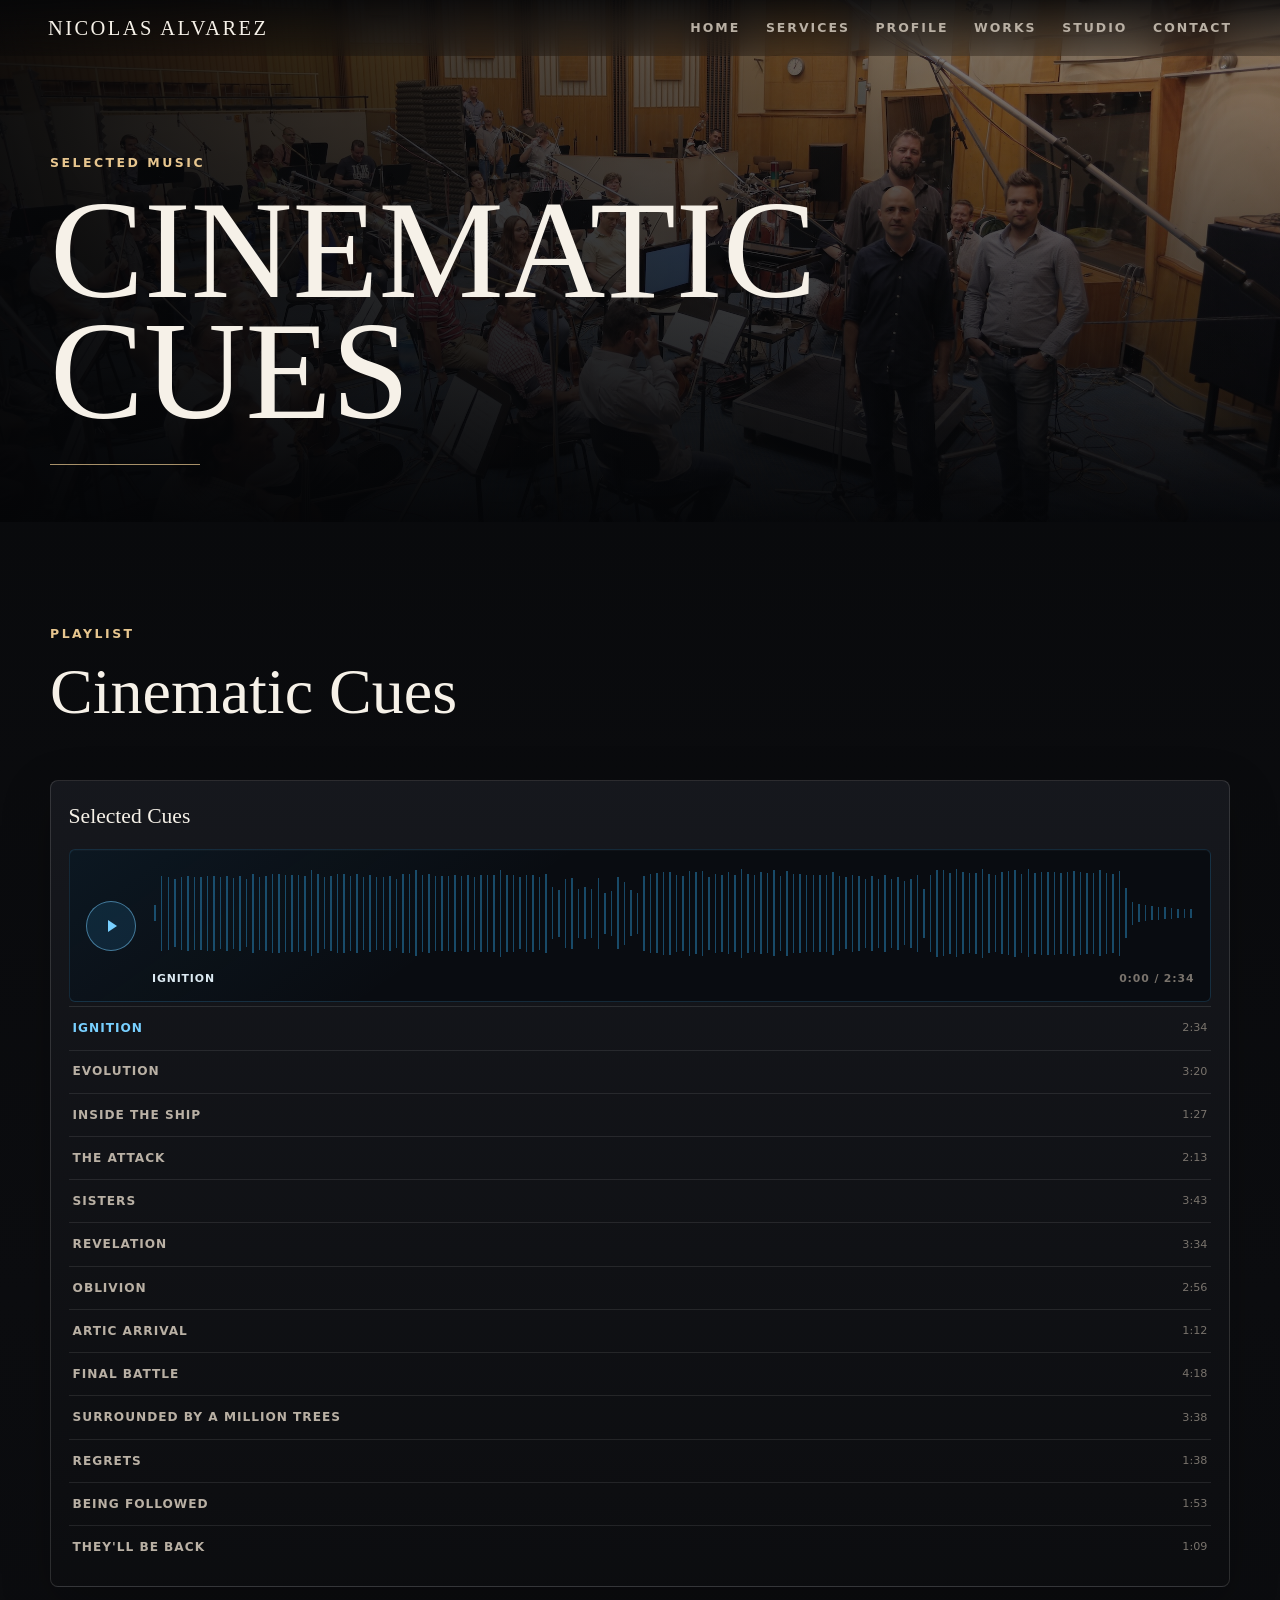
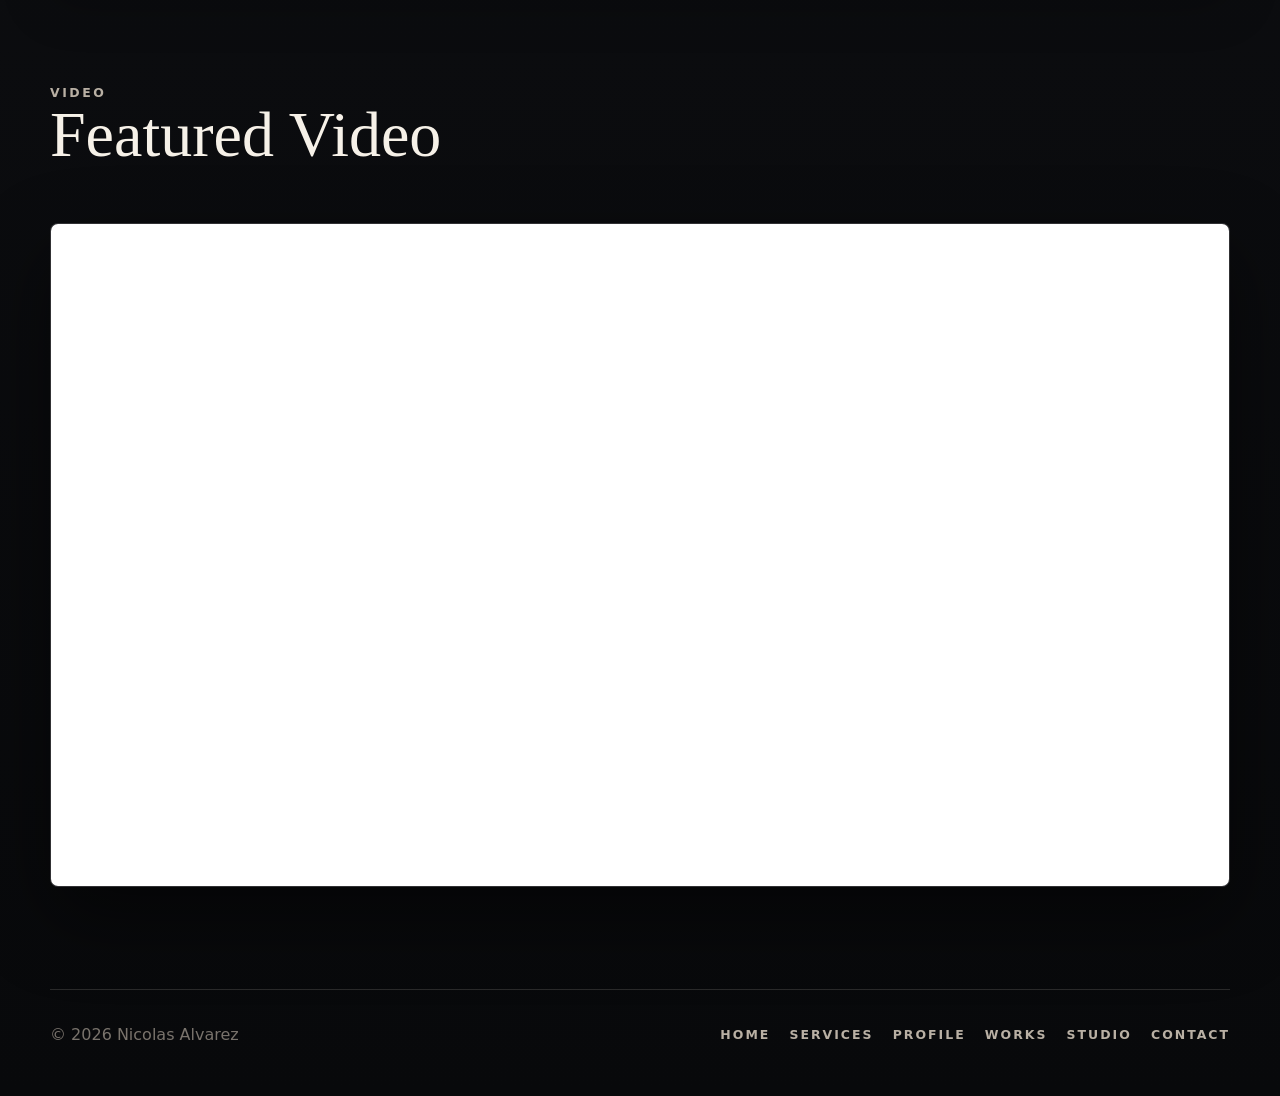
<file: cinematic.html>
<!doctype html>
<html lang="en">
  <head>
    <meta charset="utf-8">
    <meta name="viewport" content="width=device-width, initial-scale=1">
    <title>Cinematic Cues | Nicolas Alvarez</title>
    <meta name="description" content="A selected playlist of cinematic cues by Nicolas Alvarez, Tokyo-based composer, orchestrator, producer, and recording director.">
    <link rel="canonical" href="https://nicolas-alvarez.com/cinematic.html">
    <meta property="og:title" content="Cinematic Cues | Nicolas Alvarez">
    <meta property="og:description" content="A selected playlist of cinematic cues by Nicolas Alvarez, Tokyo-based composer, orchestrator, producer, and recording director.">
    <meta property="og:type" content="website">
    <meta property="og:url" content="https://nicolas-alvarez.com/cinematic.html">
    <meta property="og:image" content="https://nicolas-alvarez.com/assets/images/gallery1.jpg">
    <meta property="og:image:alt" content="Orchestra recording session for cinematic cues by Nicolas Alvarez">
    <meta property="og:site_name" content="Nicolas Alvarez">
    <meta name="twitter:card" content="summary_large_image">
    <meta name="twitter:title" content="Cinematic Cues | Nicolas Alvarez">
    <meta name="twitter:description" content="A selected playlist of cinematic cues by Nicolas Alvarez, Tokyo-based composer, orchestrator, producer, and recording director.">
    <meta name="twitter:image" content="https://nicolas-alvarez.com/assets/images/gallery1.jpg">
    <meta name="twitter:image:alt" content="Orchestra recording session for cinematic cues by Nicolas Alvarez">
    <link rel="preload" as="image" href="assets/images/gallery1.jpg">
    <link rel="stylesheet" href="assets/css/styles.css?v=20261013d">
    <script src="assets/js/animation.js?v=20260703" defer></script>
    <script src="assets/js/audio.js?v=20261026" defer></script>
  </head>
  <body>
    <header class="site-header" data-header>
      <a class="brand" href="index.html" aria-label="Nicolas Alvarez home">Nicolas Alvarez</a>
      <nav class="nav" aria-label="Primary navigation">
        <a href="index.html">Home</a>
        <a href="index.html#services">Services</a>
        <a href="profile.html">Profile</a>
        <a href="works.html">Works</a>
        <a href="studio.html">Studio</a>
        <a href="index.html#contact">Contact</a>
      </nav>
    </header>

    <main>
      <section class="page-hero page-hero--cinematic" aria-label="Cinematic Cues">
        <div class="hero-bg" style="background-image: url('assets/images/gallery1.jpg');"></div>
        <div class="page-hero__inner">
          <p class="eyebrow">Selected music</p>
          <h1>Cinematic Cues</h1>
          <div class="hero-rule" aria-hidden="true"></div>
        </div>
      </section>

      <section class="section audio-showcase" aria-labelledby="cinematic-playlist-heading">
        <div class="section-kicker">Playlist</div>
        <div class="section-heading">
          <h2 id="cinematic-playlist-heading">Cinematic Cues</h2>
        </div>

        <article class="cue-category">
          <h3>Selected Cues</h3>
          <div class="cue-list">
            <div class="cue"><span>Ignition</span><audio controls preload="none" data-duration="154.368188" src="assets/audio/29Ignition.mp3"></audio></div>
            <div class="cue"><span>Evolution</span><audio controls preload="none" data-duration="200.232" src="assets/audio/27Evolution1.mp3"></audio></div>
            <div class="cue"><span>Inside The Ship</span><audio controls preload="none" data-duration="87.456" src="assets/audio/20insidetheship.mp3"></audio></div>
            <div class="cue"><span>The Attack</span><audio controls preload="none" data-duration="133.416" src="assets/audio/01theattack.mp3"></audio></div>
            <div class="cue"><span>Sisters</span><audio controls preload="none" data-duration="223.56" src="assets/audio/21sisters.mp3"></audio></div>
            <div class="cue"><span>Revelation</span><audio controls preload="none" data-duration="214.776" src="assets/audio/02revelation.mp3"></audio></div>
            <div class="cue"><span>Oblivion</span><audio controls preload="none" data-duration="176.808" src="assets/audio/28Oblivion.mp3"></audio></div>
            <div class="cue"><span>Artic Arrival</span><audio controls preload="none" data-duration="72.456" src="assets/audio/22articarrival.mp3"></audio></div>
            <div class="cue"><span>Final Battle</span><audio controls preload="none" data-duration="258.76898" src="assets/audio/23finalbattle.mp3"></audio></div>
            <div class="cue"><span>Surrounded By A Million Trees</span><audio controls preload="none" data-duration="218.508" src="assets/audio/24surroundedbyamilliontrees.mp3"></audio></div>
            <div class="cue"><span>Regrets</span><audio controls preload="none" data-duration="98.856" src="assets/audio/06regrets.mp3"></audio></div>
            <div class="cue"><span>Being Followed</span><audio controls preload="none" data-duration="113.208" src="assets/audio/25beingfollowed.mp3"></audio></div>
            <div class="cue"><span>They'll Be Back</span><audio controls preload="none" data-duration="69.96" src="assets/audio/10beback.mp3"></audio></div>
          </div>
        </article>

        <div class="section-heading video-heading">
          <div>
            <p class="section-kicker">Video</p>
            <h2>Featured Video</h2>
          </div>
        </div>

        <div class="video-shell">
          <iframe width="560" height="315" src="https://www.youtube.com/embed/VQOloqblz1k" title="Cinematic video featuring music by Nicolas Alvarez" frameborder="0" allow="accelerometer; autoplay; clipboard-write; encrypted-media; gyroscope; picture-in-picture; web-share" referrerpolicy="strict-origin-when-cross-origin" allowfullscreen></iframe>
        </div>
      </section>
    </main>

    <footer class="site-footer">
      <p>&copy; 2026 Nicolas Alvarez</p>
      <nav aria-label="Footer navigation">
        <a href="index.html">Home</a>
        <a href="index.html#services">Services</a>
        <a href="profile.html">Profile</a>
        <a href="works.html">Works</a>
        <a href="studio.html">Studio</a>
        <a href="index.html#contact">Contact</a>
      </nav>
    </footer>
  </body>
</html>
</file>
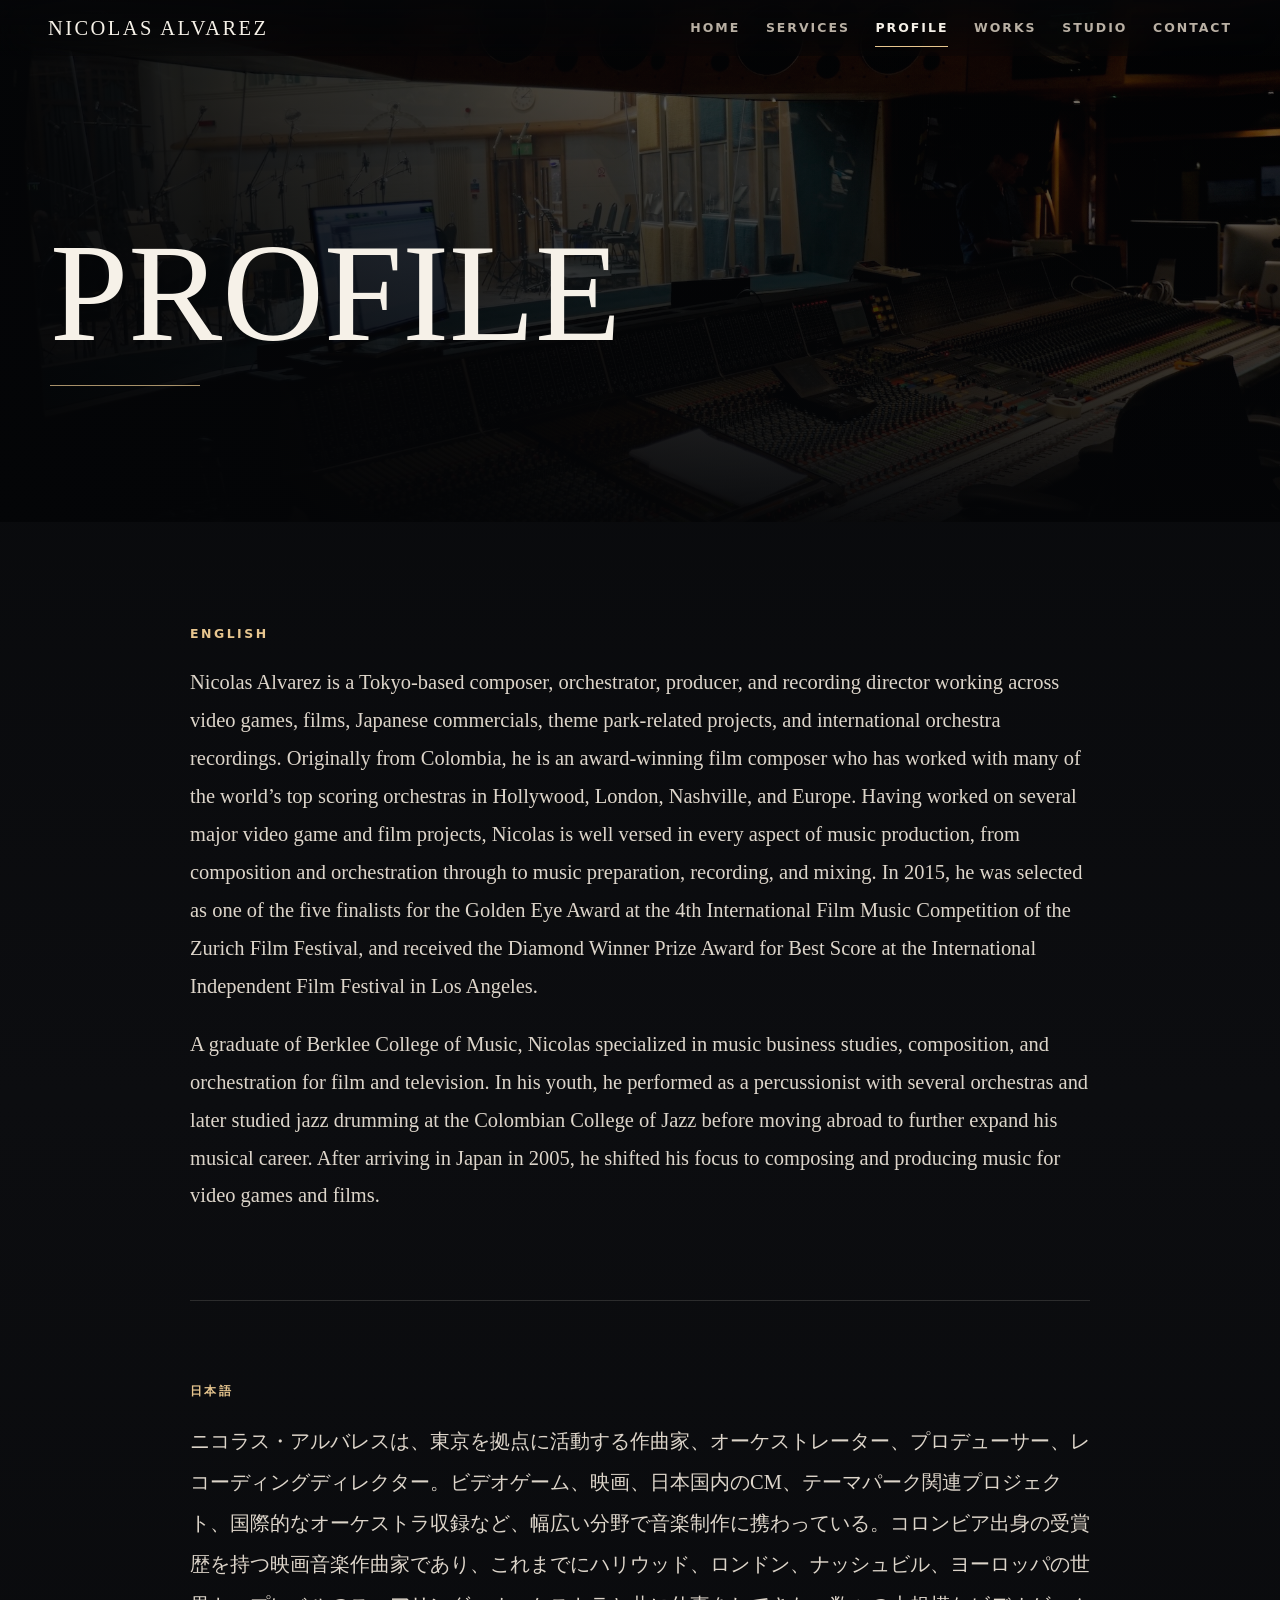
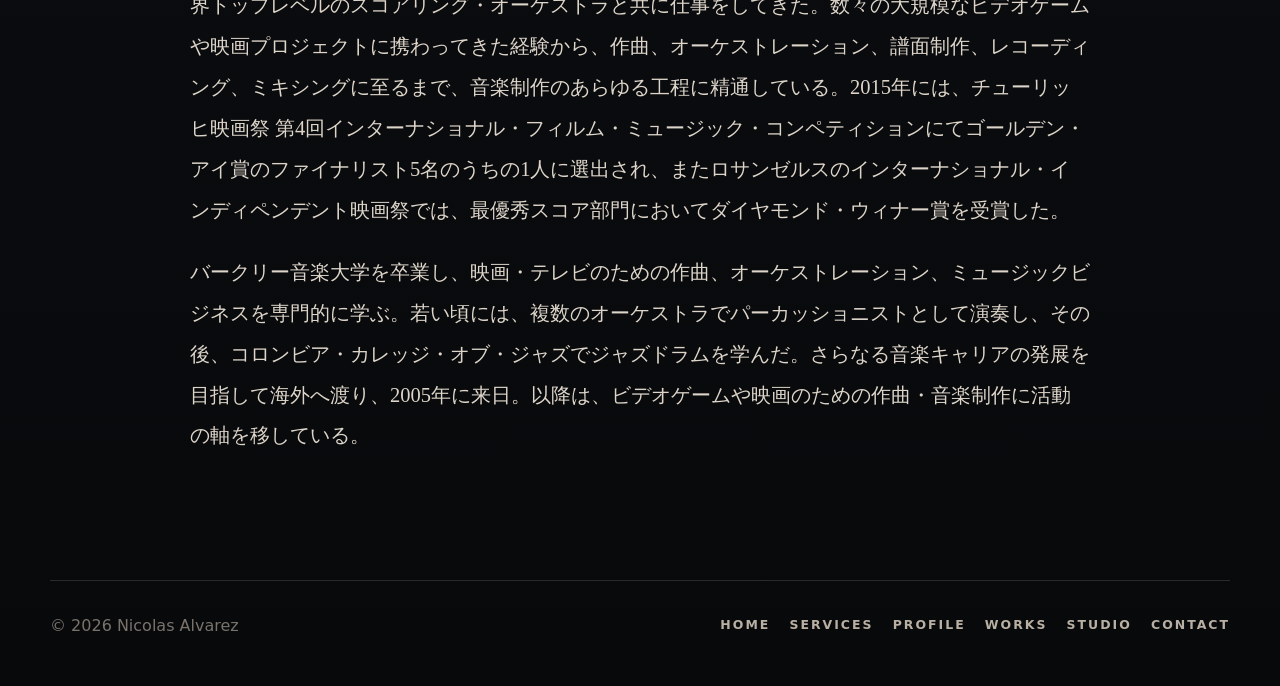
<file: profile.html>
<!doctype html>
<html lang="en">
  <head>
    <meta charset="utf-8">
    <meta name="viewport" content="width=device-width, initial-scale=1">
    <title>Profile | Nicolas Alvarez, Tokyo Film &amp; Game Composer</title>
    <meta name="description" content="Biography of Nicolas Alvarez, Tokyo-based film, game, and media composer, orchestrator, producer, and recording director with international orchestra recording experience.">
    <link rel="canonical" href="https://nicolas-alvarez.com/profile.html">
    <meta property="og:title" content="Profile | Nicolas Alvarez, Tokyo Film &amp; Game Composer">
    <meta property="og:description" content="Biography of Nicolas Alvarez, Tokyo-based film, game, and media composer, orchestrator, producer, and recording director with international orchestra recording experience.">
    <meta property="og:type" content="website">
    <meta property="og:url" content="https://nicolas-alvarez.com/profile.html">
    <meta property="og:image" content="https://nicolas-alvarez.com/assets/images/profile.jpg">
    <meta property="og:image:alt" content="Portrait of Nicolas Alvarez">
    <meta property="og:site_name" content="Nicolas Alvarez">
    <meta name="twitter:card" content="summary_large_image">
    <meta name="twitter:title" content="Profile | Nicolas Alvarez, Tokyo Film &amp; Game Composer">
    <meta name="twitter:description" content="Biography of Nicolas Alvarez, Tokyo-based film, game, and media composer, orchestrator, producer, and recording director with international orchestra recording experience.">
    <meta name="twitter:image" content="https://nicolas-alvarez.com/assets/images/profile.jpg">
    <meta name="twitter:image:alt" content="Portrait of Nicolas Alvarez">
    <script type="application/ld+json">
      {
        "@context": "https://schema.org",
        "@type": "Person",
        "@id": "https://nicolas-alvarez.com/#person",
        "name": "Nicolas Alvarez",
        "url": "https://nicolas-alvarez.com/",
        "image": "https://nicolas-alvarez.com/assets/images/profile.jpg",
        "jobTitle": "Composer, Orchestrator, Producer, Recording Director",
        "description": "Nicolas Alvarez is a Tokyo-based film, game, and media composer, orchestrator, producer, and recording director creating cinematic scores and orchestral music for video games, films, Japanese commercials, theme park projects, and international orchestra recordings.",
        "homeLocation": {
          "@type": "Place",
          "name": "Tokyo, Japan",
          "address": {
            "@type": "PostalAddress",
            "addressLocality": "Tokyo",
            "addressCountry": "JP"
          }
        },
        "nationality": "Colombian",
        "knowsAbout": [
          "Film music",
          "Game music",
          "Media composition",
          "Orchestration",
          "Score production",
          "Recording direction",
          "Commercial music",
          "Themed entertainment",
          "International orchestra recording"
        ],
        "sameAs": [
          "https://www.youtube.com/@nicolasalvarez8448",
          "https://open.spotify.com/artist/4Kn2OBFGWIwJ30vPt5QRRv",
          "https://www.instagram.com/nic_soundtrack/",
          "https://www.facebook.com/nicolas.alvarez.92102"
        ],
        "mainEntityOfPage": "https://nicolas-alvarez.com/profile.html"
      }
    </script>
    <link rel="stylesheet" href="assets/css/styles.css?v=20260703b">
    <script src="assets/js/animation.js?v=20260703" defer></script>
  </head>
  <body>
    <header class="site-header" data-header>
      <a class="brand" href="index.html" aria-label="Nicolas Alvarez home">Nicolas Alvarez</a>
      <nav class="nav" aria-label="Primary navigation">
        <a href="index.html">Home</a>
        <a href="index.html#services">Services</a>
        <a aria-current="page" href="profile.html">Profile</a>
        <a href="works.html">Works</a>
        <a href="studio.html">Studio</a>
        <a href="index.html#contact">Contact</a>
      </nav>
    </header>

    <main>
      <section class="page-hero">
        <div class="hero-bg" style="background-image: url('assets/images/londonair2.JPG');"></div>
        <div class="page-hero__inner">
          <h1>Profile</h1>
          <div class="hero-rule" aria-hidden="true"></div>
        </div>
      </section>

      <section class="section prose-section" aria-labelledby="profile-english">
        <div class="language-block">
          <p id="profile-english" class="section-kicker">English</p>
          <p>Nicolas Alvarez is a Tokyo-based composer, orchestrator, producer, and recording director working across video games, films, Japanese commercials, theme park-related projects, and international orchestra recordings. Originally from Colombia, he is an award-winning film composer who has worked with many of the world’s top scoring orchestras in Hollywood, London, Nashville, and Europe. Having worked on several major video game and film projects, Nicolas is well versed in every aspect of music production, from composition and orchestration through to music preparation, recording, and mixing. In 2015, he was selected as one of the five finalists for the Golden Eye Award at the 4th International Film Music Competition of the Zurich Film Festival, and received the Diamond Winner Prize Award for Best Score at the International Independent Film Festival in Los Angeles.</p>
          <p>A graduate of Berklee College of Music, Nicolas specialized in music business studies, composition, and orchestration for film and television. In his youth, he performed as a percussionist with several orchestras and later studied jazz drumming at the Colombian College of Jazz before moving abroad to further expand his musical career. After arriving in Japan in 2005, he shifted his focus to composing and producing music for video games and films.</p>
        </div>

        <div class="language-block language-block--jp">
          <p class="section-kicker">日本語</p>
          <p>ニコラス・アルバレスは、東京を拠点に活動する作曲家、オーケストレーター、プロデューサー、レコーディングディレクター。ビデオゲーム、映画、日本国内のCM、テーマパーク関連プロジェクト、国際的なオーケストラ収録など、幅広い分野で音楽制作に携わっている。コロンビア出身の受賞歴を持つ映画音楽作曲家であり、これまでにハリウッド、ロンドン、ナッシュビル、ヨーロッパの世界トップレベルのスコアリング・オーケストラと共に仕事をしてきた。数々の大規模なビデオゲームや映画プロジェクトに携わってきた経験から、作曲、オーケストレーション、譜面制作、レコーディング、ミキシングに至るまで、音楽制作のあらゆる工程に精通している。2015年には、チューリッヒ映画祭 第4回インターナショナル・フィルム・ミュージック・コンペティションにてゴールデン・アイ賞のファイナリスト5名のうちの1人に選出され、またロサンゼルスのインターナショナル・インディペンデント映画祭では、最優秀スコア部門においてダイヤモンド・ウィナー賞を受賞した。</p>
          <p>バークリー音楽大学を卒業し、映画・テレビのための作曲、オーケストレーション、ミュージックビジネスを専門的に学ぶ。若い頃には、複数のオーケストラでパーカッショニストとして演奏し、その後、コロンビア・カレッジ・オブ・ジャズでジャズドラムを学んだ。さらなる音楽キャリアの発展を目指して海外へ渡り、2005年に来日。以降は、ビデオゲームや映画のための作曲・音楽制作に活動の軸を移している。</p>
        </div>
      </section>
    </main>

    <footer class="site-footer">
      <p>&copy; 2026 Nicolas Alvarez</p>
      <nav aria-label="Footer navigation">
        <a href="index.html">Home</a>
        <a href="index.html#services">Services</a>
        <a href="profile.html">Profile</a>
        <a href="works.html">Works</a>
        <a href="studio.html">Studio</a>
        <a href="index.html#contact">Contact</a>
      </nav>
    </footer>
  </body>
</html>
</file>
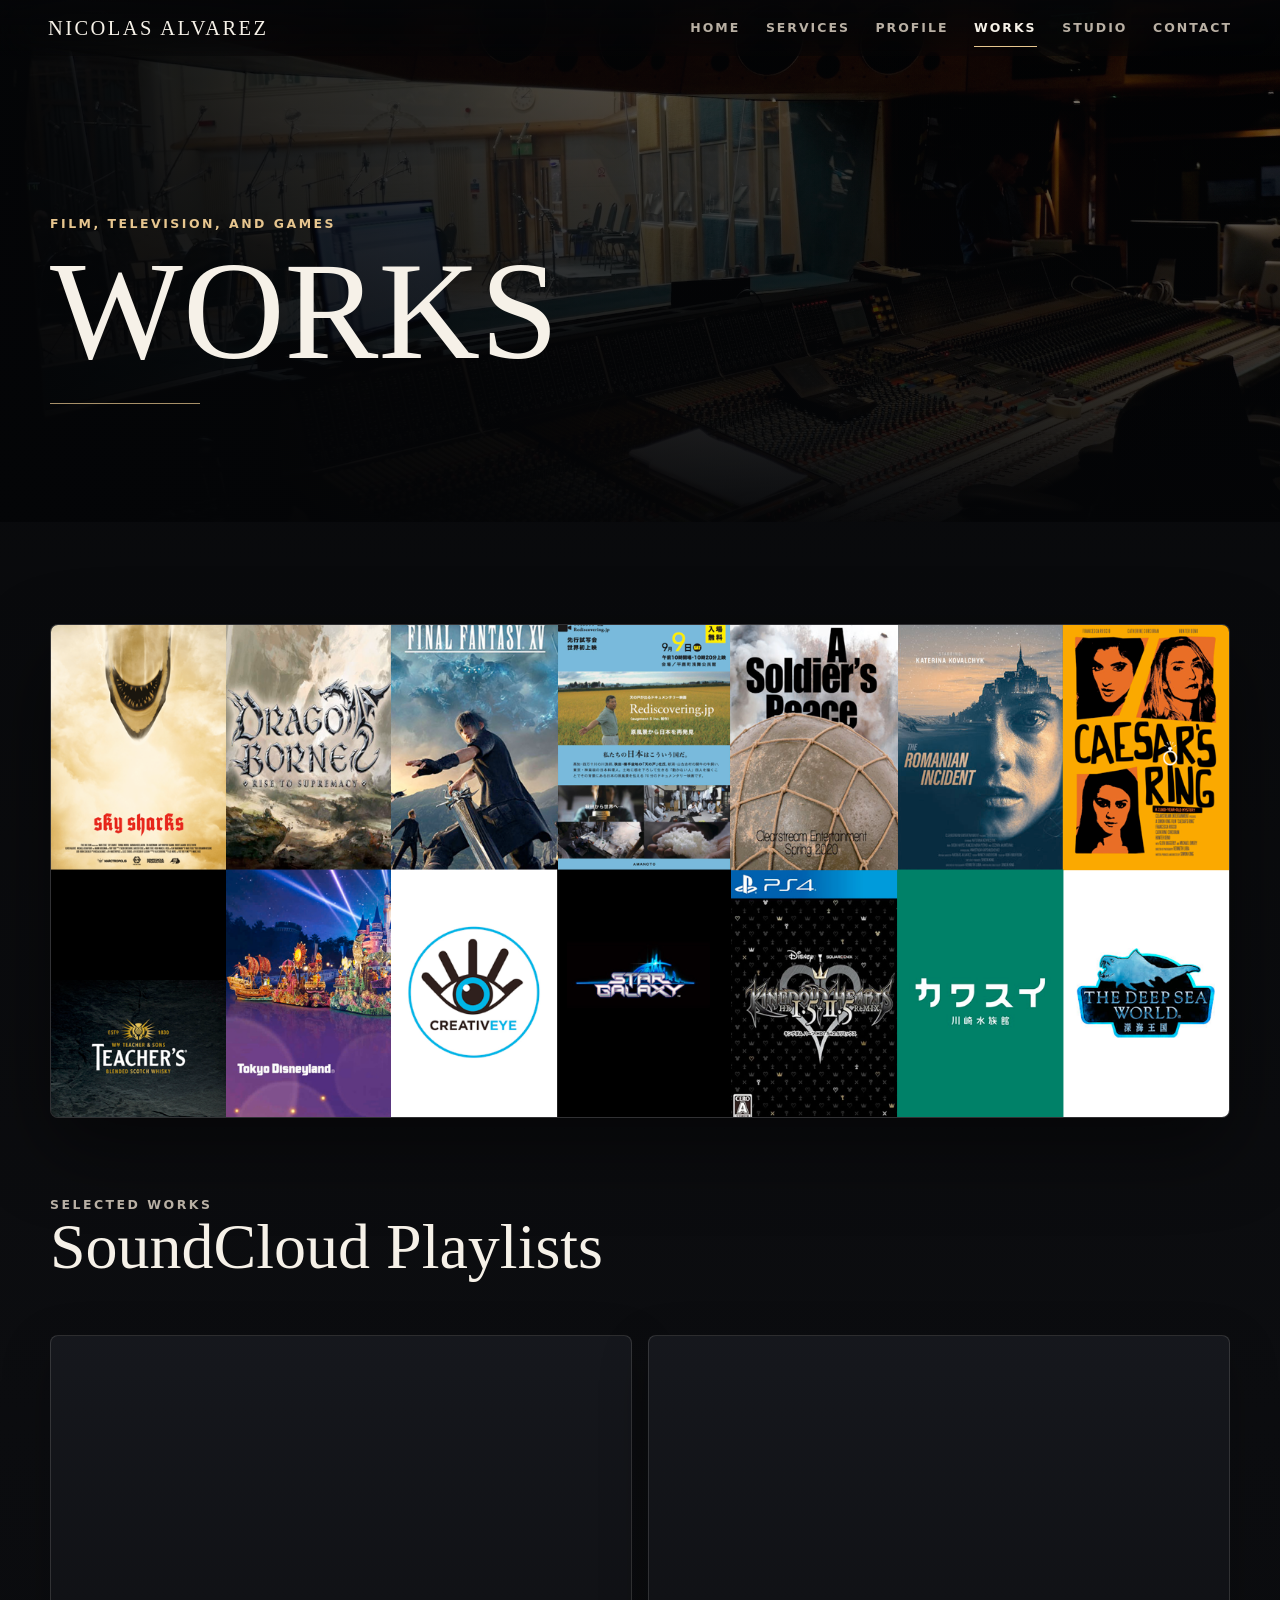
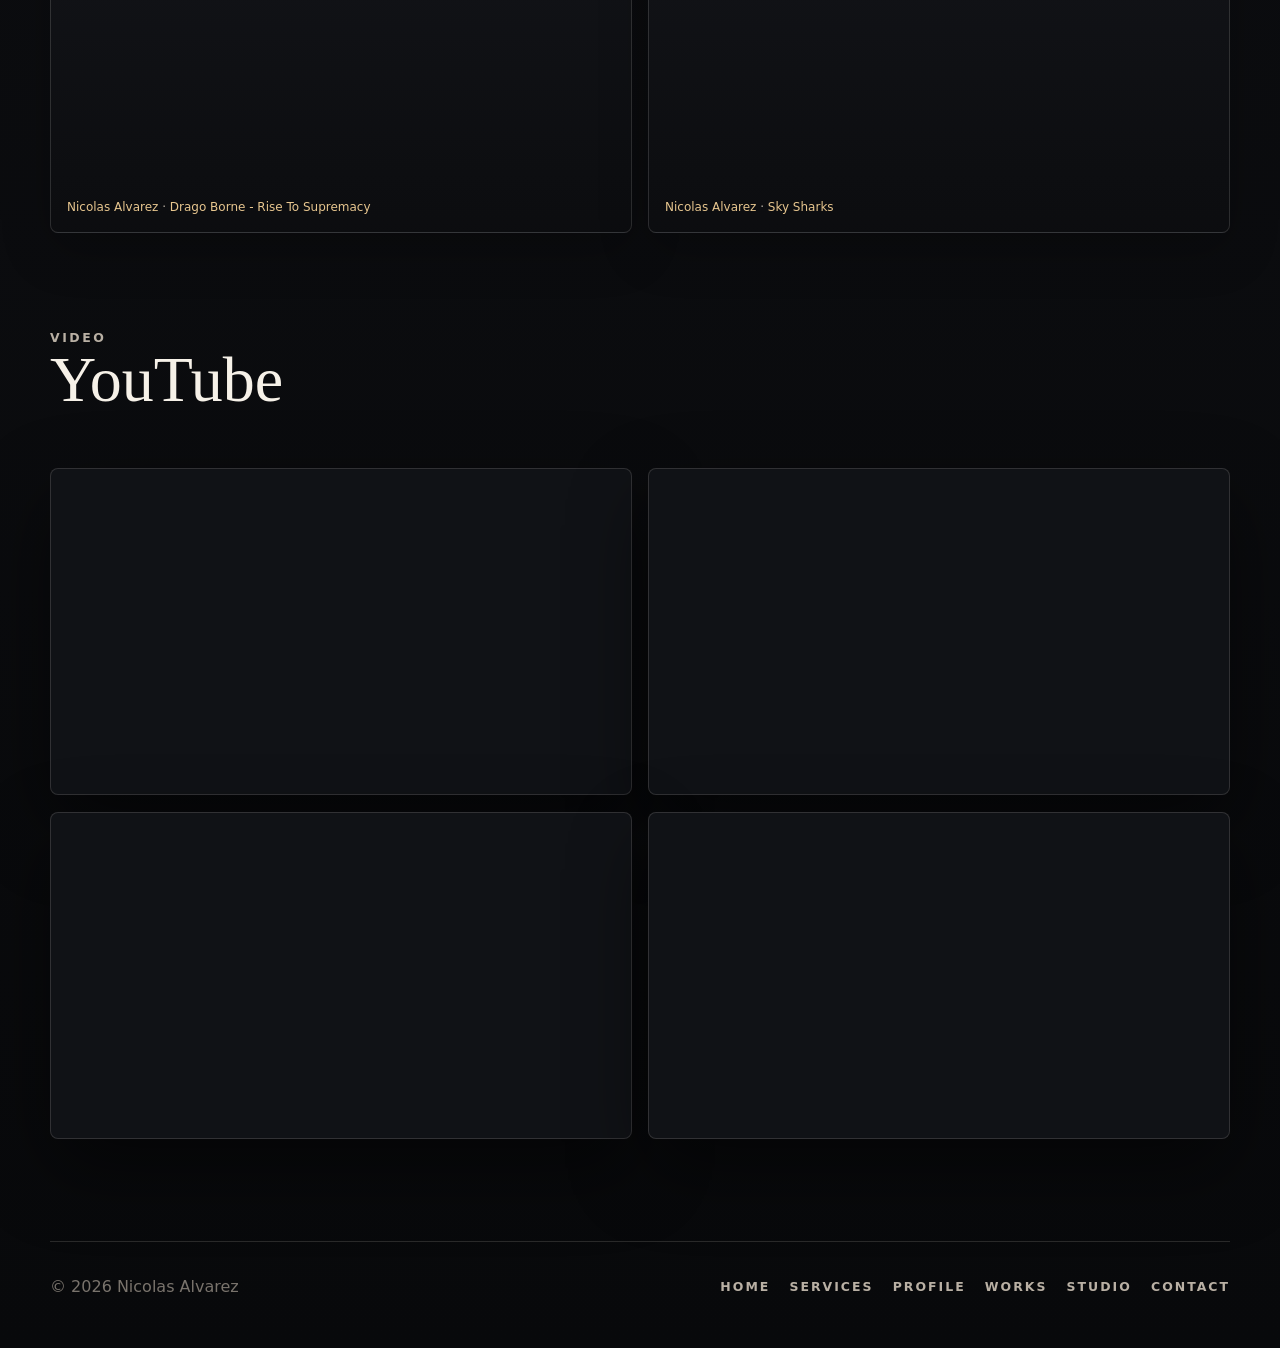
<file: works.html>
<!doctype html>
<html lang="en">
  <head>
    <meta charset="utf-8">
    <meta name="viewport" content="width=device-width, initial-scale=1">
    <title>Works &amp; Credits | Nicolas Alvarez</title>
    <meta name="description" content="Selected credits, music reels, SoundCloud playlists, and video work by Nicolas Alvarez, Tokyo-based composer for film, games, commercials, and themed entertainment.">
    <link rel="canonical" href="https://nicolas-alvarez.com/works.html">
    <meta property="og:title" content="Works &amp; Credits | Nicolas Alvarez">
    <meta property="og:description" content="Selected credits, music reels, SoundCloud playlists, and video work by Nicolas Alvarez, Tokyo-based composer for film, games, commercials, and themed entertainment.">
    <meta property="og:type" content="website">
    <meta property="og:url" content="https://nicolas-alvarez.com/works.html">
    <meta property="og:image" content="https://nicolas-alvarez.com/assets/images/credits.jpg">
    <meta property="og:image:alt" content="Selected credits by Nicolas Alvarez">
    <meta property="og:site_name" content="Nicolas Alvarez">
    <meta name="twitter:card" content="summary_large_image">
    <meta name="twitter:title" content="Works &amp; Credits | Nicolas Alvarez">
    <meta name="twitter:description" content="Selected credits, music reels, SoundCloud playlists, and video work by Nicolas Alvarez, Tokyo-based composer for film, games, commercials, and themed entertainment.">
    <meta name="twitter:image" content="https://nicolas-alvarez.com/assets/images/credits.jpg">
    <meta name="twitter:image:alt" content="Selected credits by Nicolas Alvarez">
    <link rel="stylesheet" href="assets/css/styles.css?v=20260703b">
    <script src="assets/js/animation.js?v=20260703" defer></script>
  </head>
  <body>
    <header class="site-header" data-header>
      <a class="brand" href="index.html" aria-label="Nicolas Alvarez home">Nicolas Alvarez</a>
      <nav class="nav" aria-label="Primary navigation">
        <a href="index.html">Home</a>
        <a href="index.html#services">Services</a>
        <a href="profile.html">Profile</a>
        <a aria-current="page" href="works.html">Works</a>
        <a href="studio.html">Studio</a>
        <a href="index.html#contact">Contact</a>
      </nav>
    </header>

    <main>
      <section class="page-hero">
        <div class="hero-bg" style="background-image: url('assets/images/londonair2.JPG');"></div>
        <div class="page-hero__inner">
          <p class="eyebrow">Film, television, and games</p>
          <h1>Works</h1>
          <div class="hero-rule" aria-hidden="true"></div>
        </div>
      </section>

      <section class="section works-section">
        <figure class="credits-figure">
          <img src="assets/images/credits.jpg" alt="Nicolas Alvarez selected credits">
        </figure>

        <div class="section-heading">
          <div>
            <p class="section-kicker">Selected works</p>
            <h2>SoundCloud Playlists</h2>
          </div>
        </div>

        <div class="embed-grid">
          <article class="embed-card">
            <iframe title="Drago Borne - Rise To Supremacy playlist" width="100%" height="450" scrolling="no" frameborder="no" allow="autoplay; encrypted-media" src="https://w.soundcloud.com/player/?url=https%3A//api.soundcloud.com/playlists/soundcloud%253Aplaylists%253A1386084862&color=%23b88a4a&auto_play=false&hide_related=false&show_comments=true&show_user=true&show_reposts=false&show_teaser=true"></iframe>
            <p><a href="https://soundcloud.com/nicolas-alvarez-723903243" target="_blank" rel="noreferrer">Nicolas Alvarez</a> · <a href="https://soundcloud.com/nicolas-alvarez-723903243/sets/drago-borne-rise-to-supremacy" target="_blank" rel="noreferrer">Drago Borne - Rise To Supremacy</a></p>
          </article>

          <article class="embed-card">
            <iframe title="Sky Sharks playlist" width="100%" height="450" scrolling="no" frameborder="no" allow="autoplay; encrypted-media" src="https://w.soundcloud.com/player/?url=https%3A//api.soundcloud.com/playlists/soundcloud%253Aplaylists%253A1386081172&color=%23b88a4a&auto_play=false&hide_related=false&show_comments=true&show_user=true&show_reposts=false&show_teaser=true"></iframe>
            <p><a href="https://soundcloud.com/nicolas-alvarez-723903243" target="_blank" rel="noreferrer">Nicolas Alvarez</a> · <a href="https://soundcloud.com/nicolas-alvarez-723903243/sets/sky-sharks" target="_blank" rel="noreferrer">Sky Sharks</a></p>
          </article>
        </div>

        <div class="section-heading video-heading">
          <div>
            <p class="section-kicker">Video</p>
            <h2>YouTube</h2>
          </div>
        </div>

        <div class="video-grid">
          <div class="video-shell">
            <iframe width="560" height="315" src="https://www.youtube.com/embed/REpalAjBqso" title="YouTube video player" frameborder="0" allow="accelerometer; autoplay; clipboard-write; encrypted-media; gyroscope; picture-in-picture; web-share" referrerpolicy="strict-origin-when-cross-origin" allowfullscreen></iframe>
          </div>
          <div class="video-shell">
            <iframe width="560" height="315" src="https://www.youtube.com/embed/Zu3kLHSdBt8" title="YouTube video player" frameborder="0" allow="accelerometer; autoplay; clipboard-write; encrypted-media; gyroscope; picture-in-picture; web-share" referrerpolicy="strict-origin-when-cross-origin" allowfullscreen></iframe>
          </div>
          <div class="video-shell">
            <iframe width="560" height="315" src="https://www.youtube.com/embed/H9c8L5Mhx3Y" title="YouTube video player" frameborder="0" allow="accelerometer; autoplay; clipboard-write; encrypted-media; gyroscope; picture-in-picture; web-share" referrerpolicy="strict-origin-when-cross-origin" allowfullscreen></iframe>
          </div>
          <div class="video-shell">
            <iframe width="560" height="315" src="https://www.youtube.com/embed/VQOloqblz1k" title="YouTube video player" frameborder="0" allow="accelerometer; autoplay; clipboard-write; encrypted-media; gyroscope; picture-in-picture; web-share" referrerpolicy="strict-origin-when-cross-origin" allowfullscreen></iframe>
          </div>
        </div>
      </section>
    </main>

    <footer class="site-footer">
      <p>&copy; 2026 Nicolas Alvarez</p>
      <nav aria-label="Footer navigation">
        <a href="index.html">Home</a>
        <a href="index.html#services">Services</a>
        <a href="profile.html">Profile</a>
        <a href="works.html">Works</a>
        <a href="studio.html">Studio</a>
        <a href="index.html#contact">Contact</a>
      </nav>
    </footer>
  </body>
</html>
</file>
<file: assets/css/styles.css>
:root {
  color-scheme: dark;
  --bg: #08090b;
  --panel: #101216;
  --panel-2: #17191f;
  --text: #f6f1e8;
  --muted: #b9b0a4;
  --soft: #79736c;
  --line: rgba(246, 241, 232, 0.14);
  --gold: #b88a4a;
  --gold-light: #e7c68f;
  --shadow: 0 30px 80px rgba(0, 0, 0, 0.48);
  --max: 1180px;
}

* {
  box-sizing: border-box;
}

html {
  scroll-behavior: smooth;
}

.has-reveal .reveal {
  opacity: 0;
  transform: translateY(16px);
  transition:
    opacity 820ms cubic-bezier(0.22, 1, 0.36, 1),
    transform 820ms cubic-bezier(0.22, 1, 0.36, 1);
  transition-delay: var(--reveal-delay, 0ms);
  will-change: opacity, transform;
}

.has-reveal .reveal.is-visible {
  opacity: 1;
  transform: translateY(0);
}

@media (prefers-reduced-motion: reduce) {
  html {
    scroll-behavior: auto;
  }

  *,
  *::before,
  *::after {
    animation-duration: 0.01ms !important;
    animation-iteration-count: 1 !important;
    scroll-behavior: auto !important;
    transition-duration: 0.01ms !important;
  }
}

body {
  margin: 0;
  background:
    radial-gradient(circle at 20% 0%, rgba(184, 138, 74, 0.12), transparent 26rem),
    linear-gradient(180deg, #07080a 0%, #0c0d10 48%, #08090b 100%);
  color: var(--text);
  font-family: Inter, ui-sans-serif, system-ui, -apple-system, BlinkMacSystemFont, "Segoe UI", sans-serif;
  line-height: 1.6;
}

img {
  display: block;
  max-width: 100%;
}

a {
  color: inherit;
}

.site-header {
  position: fixed;
  top: 0;
  left: 0;
  right: 0;
  z-index: 20;
  display: flex;
  align-items: center;
  justify-content: space-between;
  gap: 1.4rem;
  padding: 1.1rem clamp(1rem, 4vw, 3rem);
  background: linear-gradient(180deg, rgba(5, 6, 8, 0.86), rgba(5, 6, 8, 0.28));
  backdrop-filter: blur(18px);
}

.brand {
  font-family: Georgia, "Times New Roman", serif;
  font-size: clamp(1rem, 1.6vw, 1.45rem);
  font-weight: 400;
  letter-spacing: 0.12em;
  line-height: 1;
  margin: 0;
  text-decoration: none;
  text-transform: uppercase;
  white-space: nowrap;
}

.brand a {
  color: inherit;
  text-decoration: none;
}

.nav {
  display: flex;
  align-items: center;
  justify-content: flex-end;
  flex-wrap: wrap;
  gap: clamp(0.9rem, 2vw, 2rem);
}

.nav a,
.site-footer a {
  position: relative;
  color: var(--muted);
  font-size: 0.78rem;
  font-weight: 700;
  letter-spacing: 0.16em;
  text-decoration: none;
  text-transform: uppercase;
  transition: color 180ms ease;
}

.nav a:hover,
.nav a[aria-current="page"],
.site-footer a:hover {
  color: var(--text);
}

.nav a[aria-current="page"]::after {
  position: absolute;
  right: 0;
  bottom: -0.55rem;
  left: 0;
  height: 1px;
  background: var(--gold-light);
  content: "";
}

.home-hero,
.page-hero {
  position: relative;
  overflow: hidden;
  isolation: isolate;
}

.home-hero {
  min-height: min(80svh, 45rem);
}

.page-hero {
  min-height: 58svh;
}

.hero-bg {
  position: absolute;
  inset: 0;
  z-index: -2;
  background-position: center;
  background-size: cover;
  transform: scale(1.01);
}

.hero-bg::after {
  position: absolute;
  inset: 0;
  z-index: -1;
  background:
    linear-gradient(90deg, rgba(4, 5, 7, 0.92), rgba(4, 5, 7, 0.58) 48%, rgba(4, 5, 7, 0.28)),
    linear-gradient(180deg, rgba(4, 5, 7, 0.1), rgba(4, 5, 7, 0.96));
  content: "";
}

.home-hero__content {
  display: grid;
  grid-template-columns: minmax(0, 1.05fr) minmax(14rem, 21rem);
  align-items: center;
  gap: clamp(2rem, 6vw, 6rem);
  width: min(100% - 2rem, var(--max));
  min-height: min(80svh, 45rem);
  margin: 0 auto;
  padding: 6rem 0 3rem;
}

.home-hero__copy {
  max-width: 46rem;
}

.eyebrow,
.section-kicker {
  margin: 0 0 1rem;
  color: var(--gold-light);
  font-size: 0.78rem;
  font-weight: 800;
  letter-spacing: 0.2em;
  text-transform: uppercase;
}

.page-hero h1 {
  max-width: 11ch;
  margin: 0;
  font-family: Georgia, "Times New Roman", serif;
  font-size: clamp(4rem, 11vw, 9.5rem);
  font-weight: 400;
  line-height: 0.86;
  text-transform: uppercase;
}

.home-hero h1 {
  max-width: 10ch;
  margin: 0;
  font-family: Georgia, "Times New Roman", serif;
  font-size: clamp(3.15rem, 6.4vw, 6.25rem);
  font-weight: 400;
  line-height: 0.9;
  text-transform: uppercase;
}

.hero-subheadline {
  max-width: 39rem;
  margin: 1.25rem 0 0;
  color: var(--text);
  font-family: Georgia, "Times New Roman", serif;
  font-size: clamp(1.16rem, 2vw, 1.55rem);
  line-height: 1.38;
}

.hero-intro {
  max-width: 42rem;
  margin: 1rem 0 0;
  color: var(--muted);
  font-size: clamp(0.98rem, 1.2vw, 1.08rem);
}

.hero-actions,
.contact-actions {
  display: flex;
  flex-wrap: wrap;
  gap: 0.75rem;
  margin-top: 1.55rem;
}

.button {
  display: inline-flex;
  align-items: center;
  justify-content: center;
  min-height: 2.85rem;
  padding: 0.78rem 1rem;
  border: 1px solid rgba(231, 198, 143, 0.34);
  border-radius: 4px;
  color: var(--text);
  font-size: 0.76rem;
  font-weight: 800;
  letter-spacing: 0.12em;
  line-height: 1.2;
  text-align: center;
  text-decoration: none;
  text-transform: uppercase;
  transition: background 180ms ease, border-color 180ms ease, color 180ms ease;
}

.button:hover,
.button:focus-visible {
  border-color: rgba(231, 198, 143, 0.72);
  background: rgba(231, 198, 143, 0.12);
  outline: 0;
}

.button--primary {
  border-color: var(--gold-light);
  background: var(--gold-light);
  color: #101216;
}

.button--primary:hover,
.button--primary:focus-visible {
  background: #f1d8aa;
  color: #101216;
}

.roles {
  display: grid;
  gap: 0.35rem;
  margin: 0;
  color: var(--text);
  font-family: Georgia, "Times New Roman", serif;
  font-size: clamp(1.25rem, 3.2vw, 2.85rem);
  line-height: 0.95;
  text-transform: uppercase;
}

.hero-rule {
  width: 150px;
  height: 1px;
  margin-top: 2rem;
  background: var(--gold-light);
  opacity: 0.72;
}

.portrait-frame {
  position: relative;
  margin: 0;
  box-shadow: var(--shadow);
}

.portrait-frame::before {
  position: absolute;
  inset: 1rem -1rem -1rem 1rem;
  z-index: -1;
  border: 1px solid rgba(231, 198, 143, 0.42);
  content: "";
}

.portrait-frame img {
  width: 100%;
  aspect-ratio: 4 / 5;
  object-fit: cover;
  filter: saturate(0.9) contrast(1.04);
}

.page-hero__inner {
  display: flex;
  flex-direction: column;
  justify-content: center;
  width: min(100% - 2rem, var(--max));
  min-height: 58svh;
  margin: 0 auto;
  padding-top: 6rem;
}

.section {
  width: min(100% - 2rem, var(--max));
  margin: 0 auto;
  padding: clamp(4rem, 8vw, 7rem) 0;
  scroll-margin-top: 7.5rem;
}

.available-section {
  padding-top: clamp(2.25rem, 5vw, 4rem);
}

.section-heading {
  display: flex;
  align-items: end;
  justify-content: space-between;
  gap: 2rem;
  margin-bottom: clamp(2rem, 5vw, 3.5rem);
}

.section-heading h2,
.language-block h2 {
  margin: 0;
  font-family: Georgia, "Times New Roman", serif;
  font-size: clamp(2.15rem, 5vw, 4.35rem);
  font-weight: 400;
  line-height: 1;
}

.section-heading p {
  max-width: 34rem;
  margin: 0;
  color: var(--muted);
}

.cue-grid {
  display: grid;
  grid-template-columns: repeat(3, minmax(0, 1fr));
  gap: 1rem;
}

.cue-category,
.embed-card,
.available-item,
.service-card,
.contact-panel {
  border: 1px solid var(--line);
  border-radius: 8px;
  background: linear-gradient(180deg, rgba(23, 25, 31, 0.9), rgba(12, 13, 16, 0.9));
  box-shadow: 0 16px 50px rgba(0, 0, 0, 0.24);
}

.cue-category {
  --wave-blue: #2f9fdf;
  --wave-blue-bright: #78d0ff;
  padding: 1.1rem;
}

.cue-category h3,
.service-card h3 {
  margin: 0 0 1rem;
  color: var(--text);
  font-family: Georgia, "Times New Roman", serif;
  font-size: 1.35rem;
  font-weight: 400;
}

.available-grid,
.services-grid {
  display: grid;
  grid-template-columns: repeat(3, minmax(0, 1fr));
  gap: 1rem;
}

.available-item {
  display: flex;
  align-items: flex-end;
  min-height: 7rem;
  padding: 1.15rem;
  color: #eee4d6;
  font-family: Georgia, "Times New Roman", serif;
  font-size: clamp(1.05rem, 1.7vw, 1.32rem);
  line-height: 1.3;
}

.service-card {
  padding: 1.2rem;
}

.service-card--wide {
  grid-column: span 2;
}

.service-card p,
.contact-copy p {
  margin: 0;
  color: var(--muted);
}

.contact-panel {
  display: grid;
  grid-template-columns: minmax(13rem, 0.72fr) minmax(0, 1fr);
  gap: clamp(2rem, 5vw, 4rem);
  padding: clamp(1.35rem, 4vw, 2.4rem);
}

.contact-panel h2 {
  margin: 0;
  font-family: Georgia, "Times New Roman", serif;
  font-size: clamp(2.15rem, 5vw, 4.35rem);
  font-weight: 400;
  line-height: 1;
}

.contact-copy {
  display: grid;
  align-content: center;
  gap: 1rem;
}

.cue-list {
  display: grid;
  gap: 0.85rem;
}

.cue {
  display: grid;
  gap: 0.7rem;
  padding-top: 0.85rem;
  border-top: 1px solid rgba(255, 255, 255, 0.09);
}

.cue > span {
  color: var(--muted);
  font-size: 0.9rem;
  font-weight: 700;
  letter-spacing: 0.08em;
  text-transform: uppercase;
}

.cue-category.has-custom-player .cue-list {
  gap: 0;
  border-top: 1px solid rgba(255, 255, 255, 0.11);
}

.cue-category.has-custom-player .cue {
  display: block;
  padding-top: 0;
  border-top: 0;
  border-bottom: 1px solid rgba(255, 255, 255, 0.09);
}

.cue-category.has-custom-player .cue:last-child {
  border-bottom: 0;
}

.playlist-player {
  margin-bottom: 0.25rem;
  padding: 1rem;
  border: 1px solid rgba(74, 173, 230, 0.18);
  border-radius: 6px;
  background:
    linear-gradient(145deg, rgba(47, 159, 223, 0.08), transparent 38%),
    #090c11;
  box-shadow: inset 0 1px 0 rgba(255, 255, 255, 0.025);
}

.playlist-player__visual {
  display: grid;
  grid-template-columns: auto minmax(0, 1fr);
  align-items: center;
  gap: 1rem;
}

.playlist-player__display {
  min-width: 0;
}

.playlist-player__button {
  display: grid;
  place-items: center;
  width: 3.15rem;
  height: 3.15rem;
  border: 1px solid rgba(120, 208, 255, 0.5);
  border-radius: 50%;
  background: rgba(47, 159, 223, 0.14);
  color: var(--wave-blue-bright);
  cursor: pointer;
  font: inherit;
  transition: background 180ms ease, border-color 180ms ease, color 180ms ease, transform 180ms ease;
}

.playlist-player__button:hover,
.playlist-player__button:focus-visible {
  border-color: var(--wave-blue-bright);
  background: var(--wave-blue-bright);
  color: #071018;
  outline: 0;
  transform: scale(1.04);
}

.playlist-player__button span {
  width: 0;
  height: 0;
  margin-left: 0.16rem;
  overflow: hidden;
  border-top: 0.42rem solid transparent;
  border-bottom: 0.42rem solid transparent;
  border-left: 0.62rem solid currentColor;
  color: inherit;
  font-size: 0;
  letter-spacing: 0;
}

.cue-category.is-playing .playlist-player__button span {
  width: 0.62rem;
  height: 0.82rem;
  margin-left: 0;
  border-top: 0;
  border-bottom: 0;
  border-right: 0.18rem solid currentColor;
  border-left: 0.18rem solid currentColor;
}

.playlist-player__waveform-shell {
  position: relative;
  border-radius: 4px;
}

.playlist-player__waveform-shell:focus-within {
  outline: 1px solid var(--wave-blue-bright);
  outline-offset: 4px;
}

.playlist-player__waveform {
  display: grid;
  grid-template-columns: repeat(160, minmax(1px, 1fr));
  align-items: center;
  gap: 0;
  height: 5.9rem;
  overflow: hidden;
}

.playlist-player__bar {
  width: 62%;
  max-width: 1.5px;
  height: var(--bar-height);
  min-height: 8px;
  justify-self: center;
  border-radius: 0;
  background: var(--wave-blue);
  box-shadow: none;
  opacity: 0.42;
  transition: background 100ms linear, box-shadow 100ms linear, opacity 100ms linear;
}

.playlist-player__bar.is-played {
  background: var(--wave-blue-bright);
  box-shadow: 0 0 3px rgba(120, 208, 255, 0.34);
  opacity: 1;
}

.playlist-player.is-loading .playlist-player__bar {
  animation: waveform-loading 820ms ease-in-out infinite alternate;
  animation-delay: calc(var(--bar-index) * 10ms);
}

@keyframes waveform-loading {
  from {
    opacity: 0.22;
  }

  to {
    opacity: 0.58;
  }
}

.playlist-player__seek {
  position: absolute;
  inset: 0;
  width: 100%;
  height: 100%;
  margin: 0;
  opacity: 0;
  cursor: pointer;
  appearance: none;
}

.playlist-player__now {
  display: flex;
  justify-content: space-between;
  gap: 1rem;
  margin-top: 0.7rem;
  color: var(--soft);
  font-size: 0.68rem;
  font-weight: 800;
  letter-spacing: 0.08em;
  line-height: 1.25;
  text-transform: uppercase;
}

.playlist-player__now-title {
  overflow: hidden;
  color: #dceaf2;
  text-overflow: ellipsis;
  white-space: nowrap;
}

.playlist-player__now-time,
.playlist-track__duration {
  white-space: nowrap;
}

.playlist-track {
  display: grid;
  grid-template-columns: minmax(0, 1fr) auto;
  align-items: center;
  gap: 1rem;
  width: 100%;
  padding: 0.76rem 0.25rem;
  border: 0;
  background: transparent;
  color: var(--muted);
  cursor: pointer;
  font: inherit;
  text-align: left;
  transition: background 160ms ease, color 160ms ease, padding 160ms ease;
}

.playlist-track:hover,
.playlist-track:focus-visible {
  background: rgba(47, 159, 223, 0.08);
  color: var(--text);
  outline: 0;
  padding-right: 0.55rem;
  padding-left: 0.55rem;
}

.playlist-track.is-active {
  color: #eaf7ff;
}

.cue .playlist-track__title {
  min-width: 0;
  color: inherit;
  font-size: 0.76rem;
  font-weight: 800;
  letter-spacing: 0.08em;
  line-height: 1.35;
  text-transform: uppercase;
}

.playlist-track.is-active .playlist-track__title {
  color: var(--wave-blue-bright);
}

.playlist-track__duration {
  color: var(--soft);
  font-size: 0.7rem;
  font-variant-numeric: tabular-nums;
}

.cue audio {
  width: 100%;
  height: 38px;
  filter: sepia(0.2) saturate(0.8);
}

.cue-category.has-custom-player .cue audio {
  display: none;
}

.prose-section {
  display: grid;
  gap: clamp(3rem, 7vw, 5rem);
  max-width: 900px;
}

.language-block {
  padding-bottom: clamp(3rem, 6vw, 4rem);
  border-bottom: 1px solid var(--line);
}

.language-block:last-child {
  padding-bottom: 0;
  border-bottom: 0;
}

.language-block p:not(.section-kicker) {
  color: #ddd5ca;
  font-family: Georgia, "Times New Roman", serif;
  font-size: clamp(1.08rem, 1.7vw, 1.28rem);
  line-height: 1.85;
}

.language-block--jp p:not(.section-kicker) {
  font-family: "Hiragino Mincho ProN", "Yu Mincho", Georgia, serif;
  line-height: 2;
}

.credits-figure {
  margin: 0 0 clamp(3rem, 6vw, 5rem);
  overflow: hidden;
  border: 1px solid var(--line);
  border-radius: 8px;
  background: var(--panel);
  box-shadow: var(--shadow);
}

.credits-figure img {
  width: 100%;
  object-fit: cover;
}

.embed-grid {
  display: grid;
  grid-template-columns: repeat(2, minmax(0, 1fr));
  gap: 1rem;
}

.embed-card {
  overflow: hidden;
}

.embed-card iframe {
  display: block;
  border: 0;
}

.embed-card p {
  margin: 0;
  padding: 0.8rem 1rem 1rem;
  color: var(--muted);
  font-size: 0.75rem;
  line-height: 1.4;
}

.embed-card a {
  color: var(--gold-light);
  text-decoration: none;
}

.video-heading,
.gallery-heading {
  margin-top: clamp(4rem, 8vw, 6rem);
}

.video-grid {
  display: grid;
  grid-template-columns: repeat(2, minmax(0, 1fr));
  gap: 1rem;
}

.video-shell {
  overflow: hidden;
  border: 1px solid var(--line);
  border-radius: 8px;
  background: var(--panel);
  box-shadow: var(--shadow);
  aspect-ratio: 16 / 9;
}

.video-shell iframe {
  width: 100%;
  height: 100%;
  border: 0;
}

.studio-grid {
  display: grid;
  grid-template-columns: repeat(4, minmax(0, 1fr));
  gap: 1rem;
}

.studio-grid figure {
  position: relative;
  min-height: 18rem;
  margin: 0;
  overflow: hidden;
  border: 1px solid var(--line);
  border-radius: 8px;
  background: var(--panel);
}

.studio-grid .studio-feature {
  grid-column: span 2;
  grid-row: span 2;
}

.studio-grid img,
.gallery-grid img {
  width: 100%;
  height: 100%;
  object-fit: cover;
  cursor: zoom-in;
  transition: transform 420ms ease, filter 420ms ease;
}

.studio-grid figure:hover img,
.gallery-grid img:hover {
  filter: brightness(1.08);
  transform: scale(1.025);
}

.studio-grid figcaption {
  position: absolute;
  right: 0;
  bottom: 0;
  left: 0;
  padding: 1.6rem 1rem 1rem;
  background: linear-gradient(180deg, transparent, rgba(0, 0, 0, 0.82));
  color: var(--text);
  font-size: 0.8rem;
  font-weight: 800;
  letter-spacing: 0.12em;
  text-transform: uppercase;
}

.gallery-grid {
  display: grid;
  grid-template-columns: repeat(4, minmax(0, 1fr));
  gap: 1rem;
}

.gallery-grid img {
  aspect-ratio: 4 / 3;
  border: 1px solid var(--line);
  border-radius: 8px;
}

.lightbox {
  position: fixed;
  inset: 0;
  z-index: 100;
  display: grid;
  place-items: center;
  padding: clamp(1rem, 4vw, 3rem);
  background: rgba(3, 4, 6, 0.92);
}

.lightbox[hidden] {
  display: none;
}

.lightbox__frame {
  position: relative;
  max-width: min(100%, 1100px);
  max-height: 84svh;
}

.lightbox img {
  max-width: min(100%, 1100px);
  max-height: 84svh;
  border: 1px solid rgba(231, 198, 143, 0.24);
  border-radius: 8px;
  box-shadow: var(--shadow);
  object-fit: contain;
}

.lightbox__caption {
  position: absolute;
  right: 0;
  bottom: 0;
  max-width: min(90%, 34rem);
  margin: 0;
  padding: 1.4rem 1rem 0.9rem 2rem;
  background: linear-gradient(135deg, transparent, rgba(0, 0, 0, 0.82) 38%);
  color: var(--text);
  font-size: 0.78rem;
  font-weight: 800;
  letter-spacing: 0.12em;
  line-height: 1.4;
  text-align: right;
  text-transform: uppercase;
}

.lightbox__button {
  position: fixed;
  z-index: 101;
  display: grid;
  place-items: center;
  width: 3rem;
  height: 3rem;
  border: 1px solid rgba(231, 198, 143, 0.34);
  border-radius: 50%;
  background: rgba(8, 9, 11, 0.64);
  color: var(--gold-light);
  cursor: pointer;
  font: inherit;
  font-size: 2rem;
  line-height: 1;
}

.lightbox__button:hover,
.lightbox__button:focus-visible {
  background: rgba(184, 138, 74, 0.18);
  outline: 0;
}

.lightbox__button--close {
  top: 1.25rem;
  right: 1.25rem;
}

.lightbox__button--prev,
.lightbox__button--next {
  top: 50%;
  transform: translateY(-50%);
}

.lightbox__button--prev {
  left: 1.25rem;
}

.lightbox__button--next {
  right: 1.25rem;
}

.lightbox-open {
  overflow: hidden;
}

.site-footer {
  display: flex;
  align-items: center;
  justify-content: space-between;
  gap: 2rem;
  width: min(100% - 2rem, var(--max));
  margin: 0 auto;
  padding: 2rem 0 3rem;
  border-top: 1px solid var(--line);
  color: var(--soft);
}

.site-footer p {
  margin: 0;
}

.site-footer nav {
  display: flex;
  flex-wrap: wrap;
  gap: 1.2rem;
}

@media (max-width: 920px) {
  .site-header,
  .site-footer,
  .section-heading {
    align-items: flex-start;
    flex-direction: column;
  }

  .nav {
    width: 100%;
    justify-content: space-between;
  }

  .home-hero__content {
    grid-template-columns: 1fr;
    align-content: center;
    padding-top: 7.5rem;
  }

  .portrait-frame {
    display: none;
  }

  .cue-grid,
  .embed-grid,
  .video-grid,
  .studio-grid,
  .gallery-grid,
  .available-grid,
  .services-grid {
    grid-template-columns: repeat(2, minmax(0, 1fr));
  }

  .studio-grid .studio-feature,
  .service-card--wide {
    grid-column: span 2;
  }

  .contact-panel {
    grid-template-columns: 1fr;
  }
}

@media (max-width: 620px) {
  .site-header {
    gap: 0.7rem;
    padding: 0.9rem 1rem;
  }

  .brand {
    font-size: 0.9rem;
  }

  .nav {
    justify-content: flex-start;
    gap: 0.45rem 0.62rem;
  }

  .nav a {
    font-size: 0.6rem;
    letter-spacing: 0.08em;
  }

  .page-hero h1 {
    font-size: clamp(3.2rem, 18vw, 5.8rem);
  }

  .page-hero--cinematic h1 {
    font-size: clamp(2.9rem, 14.5vw, 4.8rem);
  }

  .roles {
    font-size: clamp(1.2rem, 7vw, 2.4rem);
  }

  .home-hero h1 {
    font-size: clamp(2.35rem, 11.6vw, 4.1rem);
  }

  .home-hero__content {
    padding-top: 6.45rem;
    padding-bottom: 2rem;
  }

  .home-hero .eyebrow {
    font-size: 0.68rem;
    letter-spacing: 0.14em;
  }

  .contact-actions {
    align-items: stretch;
    flex-direction: column;
  }

  .hero-subheadline {
    font-size: clamp(1.02rem, 4.8vw, 1.18rem);
    line-height: 1.32;
  }

  .hero-intro {
    font-size: 0.92rem;
    line-height: 1.5;
  }

  .hero-actions .button {
    flex: 1 1 7.8rem;
    min-height: 2.65rem;
    padding: 0.7rem 0.8rem;
  }

  .home-hero .hero-rule {
    margin-top: 1.35rem;
  }

  .contact-actions .button {
    width: 100%;
  }

  .playlist-player {
    padding: 0.78rem;
  }

  .playlist-player__visual {
    gap: 0.72rem;
  }

  .playlist-player__button {
    width: 2.75rem;
    height: 2.75rem;
  }

  .playlist-player__waveform {
    height: 4.6rem;
  }

  .playlist-player__now {
    gap: 0.6rem;
    font-size: 0.61rem;
  }

  .playlist-track {
    padding: 0.72rem 0.2rem;
  }

  .available-section {
    padding-top: 1.75rem;
  }

  .lightbox {
    padding: 4.5rem 1rem 5.5rem;
  }

  .lightbox__button {
    width: 2.65rem;
    height: 2.65rem;
  }

  .lightbox__button--prev,
  .lightbox__button--next {
    top: auto;
    bottom: 1.25rem;
    transform: none;
  }

  .lightbox__caption {
    font-size: 0.68rem;
    letter-spacing: 0.08em;
  }

  .cue-grid,
  .embed-grid,
  .video-grid,
  .studio-grid,
  .gallery-grid,
  .available-grid,
  .services-grid {
    grid-template-columns: 1fr;
  }

  .studio-grid .studio-feature,
  .service-card--wide {
    grid-column: auto;
  }

  .studio-grid figure {
    min-height: 16rem;
  }

  .page-hero,
  .page-hero__inner {
    min-height: 48svh;
  }
}
</file>
